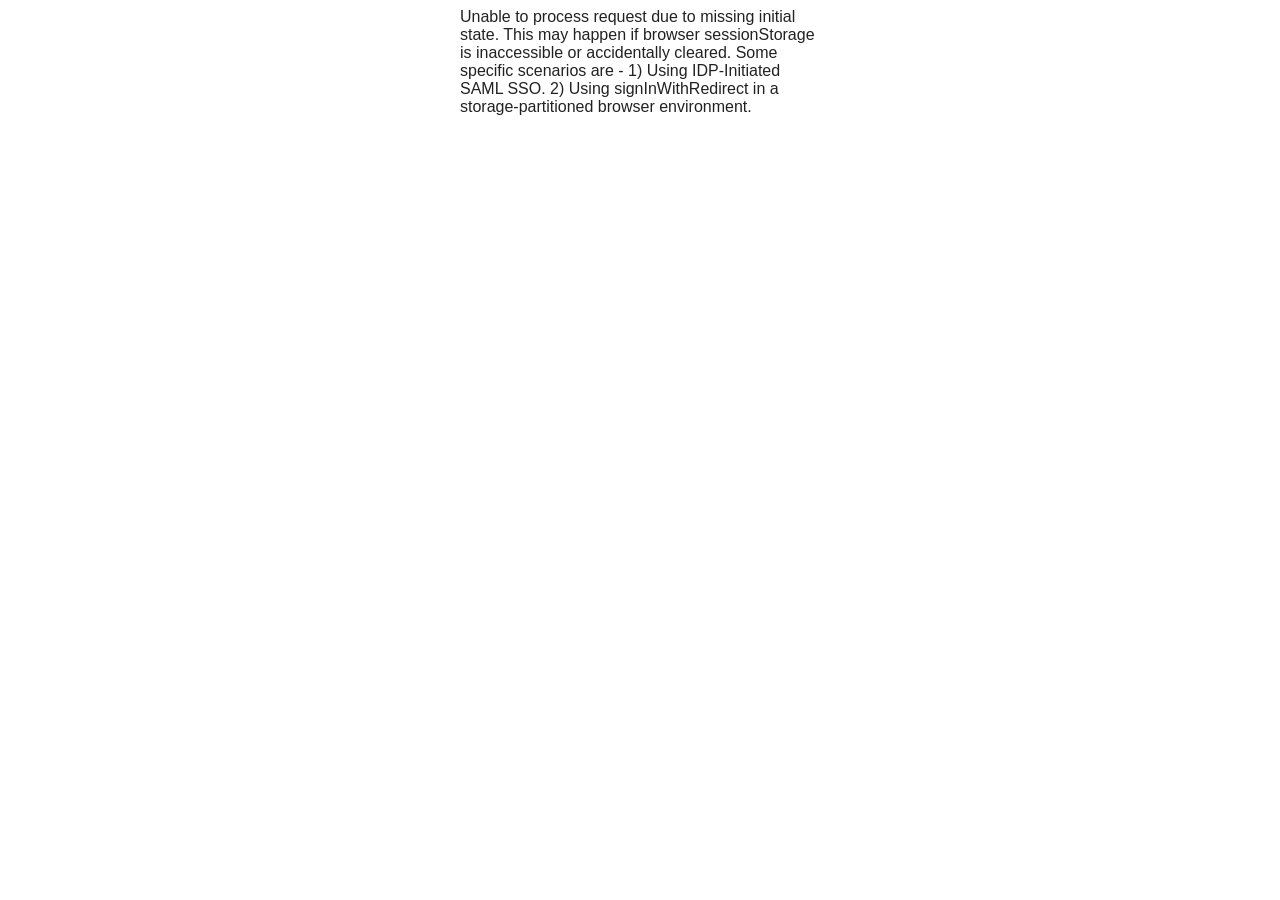
<file: __/auth/handler/index.html>
<!DOCTYPE html>
<html>
<head>
<meta name=viewport content="width=device-width, initial-scale=1">
<meta http-equiv="Content-Type" content="text/html; charset=utf-8">
<script type="text/javascript" src="experiments.js"></script>
<script type="text/javascript" src="handler.js"></script>
<script type="text/javascript" nonce="firebase-auth-helper">
var POST_BODY = '{{POST_BODY}}';
fireauth.oauthhelper.widget.initialize();
</script>
</head>
<body>
</body>
</html>
</file>
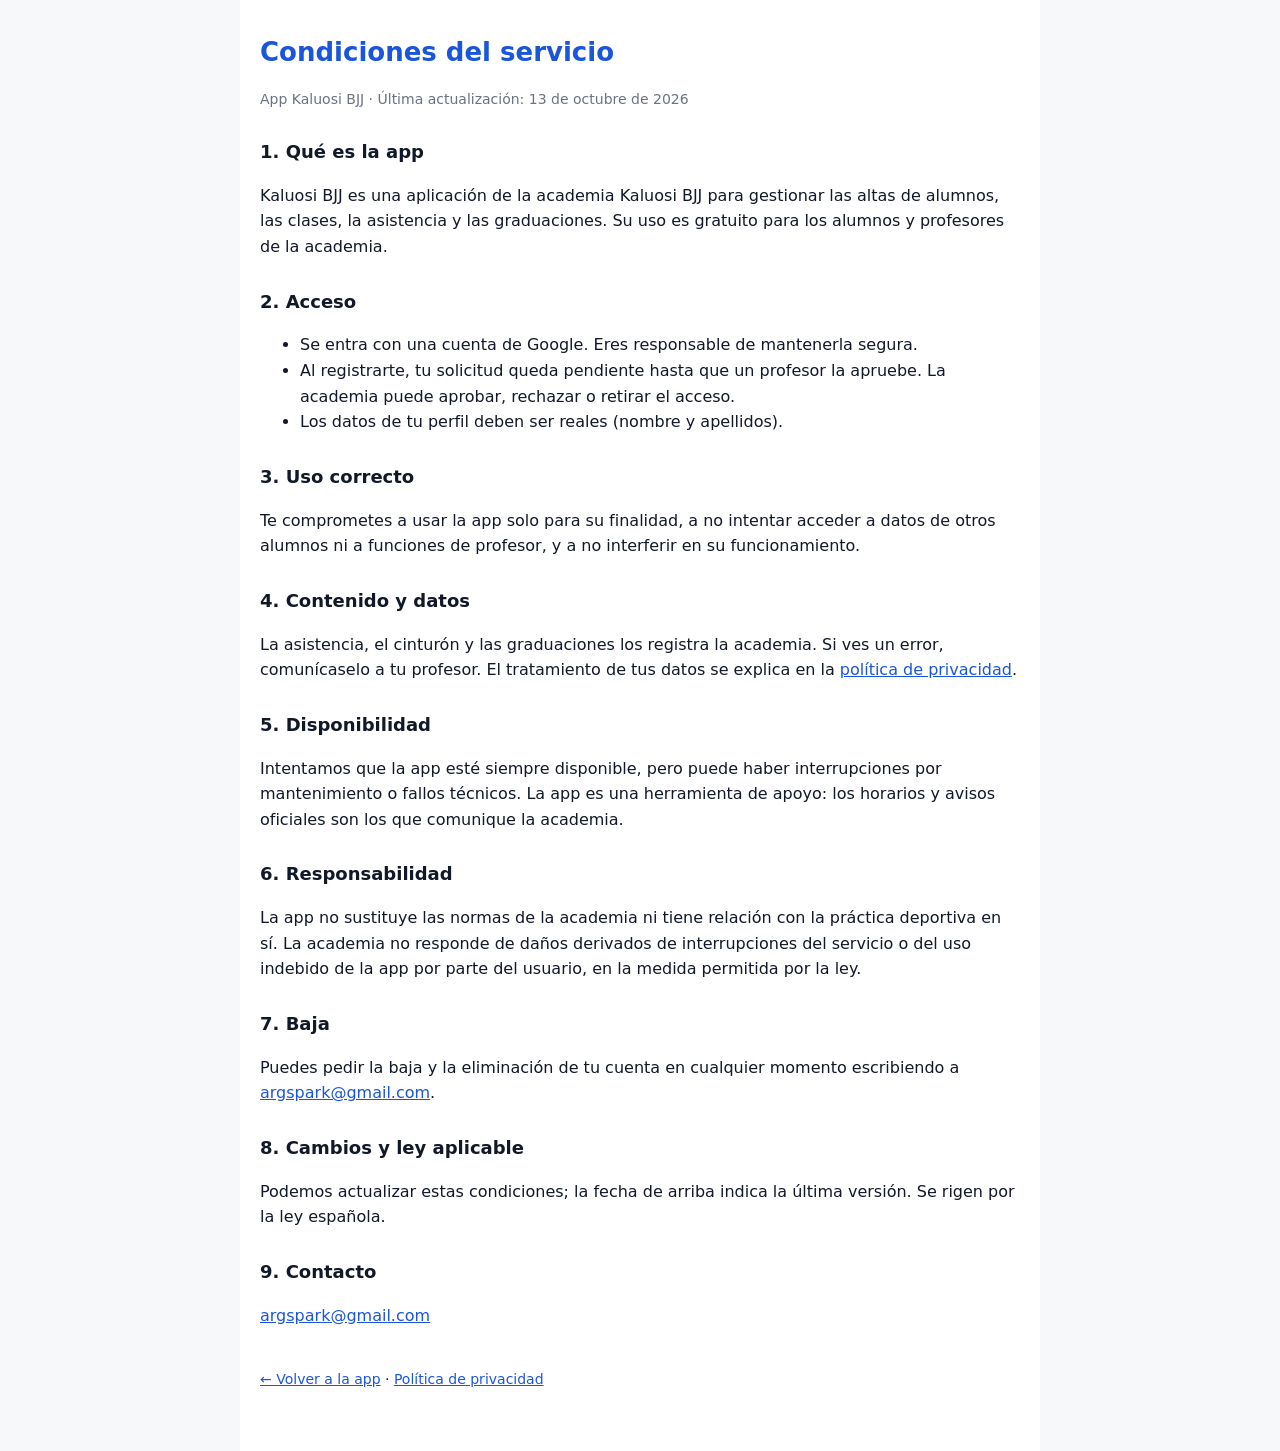
<file: condiciones.html>
<!doctype html><html lang="es"><head><meta charset="utf-8"><meta name="viewport" content="width=device-width,initial-scale=1">
<title>Condiciones del servicio · Kaluosi BJJ</title>
<style>body{font-family:system-ui,-apple-system,Segoe UI,Roboto,sans-serif;background:#F7F8FA;color:#111827;margin:0;line-height:1.6}
main{max-width:760px;margin:0 auto;padding:32px 20px 60px;background:#fff;min-height:100vh}h1{color:#1A56DB;font-size:26px;margin:0 0 4px}
h2{font-size:18px;margin:28px 0 6px}.muted{color:#6B7280;font-size:14px}a{color:#1A56DB}footer{margin-top:40px;font-size:14px}</style></head>
<body><main>
<h1>Condiciones del servicio</h1>
<p class="muted">App Kaluosi BJJ · Última actualización: 13 de octubre de 2026</p>

<h2>1. Qué es la app</h2>
<p>Kaluosi BJJ es una aplicación de la academia Kaluosi BJJ para gestionar las altas de alumnos, las clases, la asistencia y las graduaciones. Su uso es gratuito para los alumnos y profesores de la academia.</p>

<h2>2. Acceso</h2>
<ul>
<li>Se entra con una cuenta de Google. Eres responsable de mantenerla segura.</li>
<li>Al registrarte, tu solicitud queda pendiente hasta que un profesor la apruebe. La academia puede aprobar, rechazar o retirar el acceso.</li>
<li>Los datos de tu perfil deben ser reales (nombre y apellidos).</li>
</ul>

<h2>3. Uso correcto</h2>
<p>Te comprometes a usar la app solo para su finalidad, a no intentar acceder a datos de otros alumnos ni a funciones de profesor, y a no interferir en su funcionamiento.</p>

<h2>4. Contenido y datos</h2>
<p>La asistencia, el cinturón y las graduaciones los registra la academia. Si ves un error, comunícaselo a tu profesor. El tratamiento de tus datos se explica en la <a href="privacidad.html">política de privacidad</a>.</p>

<h2>5. Disponibilidad</h2>
<p>Intentamos que la app esté siempre disponible, pero puede haber interrupciones por mantenimiento o fallos técnicos. La app es una herramienta de apoyo: los horarios y avisos oficiales son los que comunique la academia.</p>

<h2>6. Responsabilidad</h2>
<p>La app no sustituye las normas de la academia ni tiene relación con la práctica deportiva en sí. La academia no responde de daños derivados de interrupciones del servicio o del uso indebido de la app por parte del usuario, en la medida permitida por la ley.</p>

<h2>7. Baja</h2>
<p>Puedes pedir la baja y la eliminación de tu cuenta en cualquier momento escribiendo a <a href="mailto:argspark@gmail.com">argspark@gmail.com</a>.</p>

<h2>8. Cambios y ley aplicable</h2>
<p>Podemos actualizar estas condiciones; la fecha de arriba indica la última versión. Se rigen por la ley española.</p>

<h2>9. Contacto</h2>
<p><a href="mailto:argspark@gmail.com">argspark@gmail.com</a></p>

<footer><a href="./">← Volver a la app</a> · <a href="privacidad.html">Política de privacidad</a></footer>
</main></body></html>
</file>
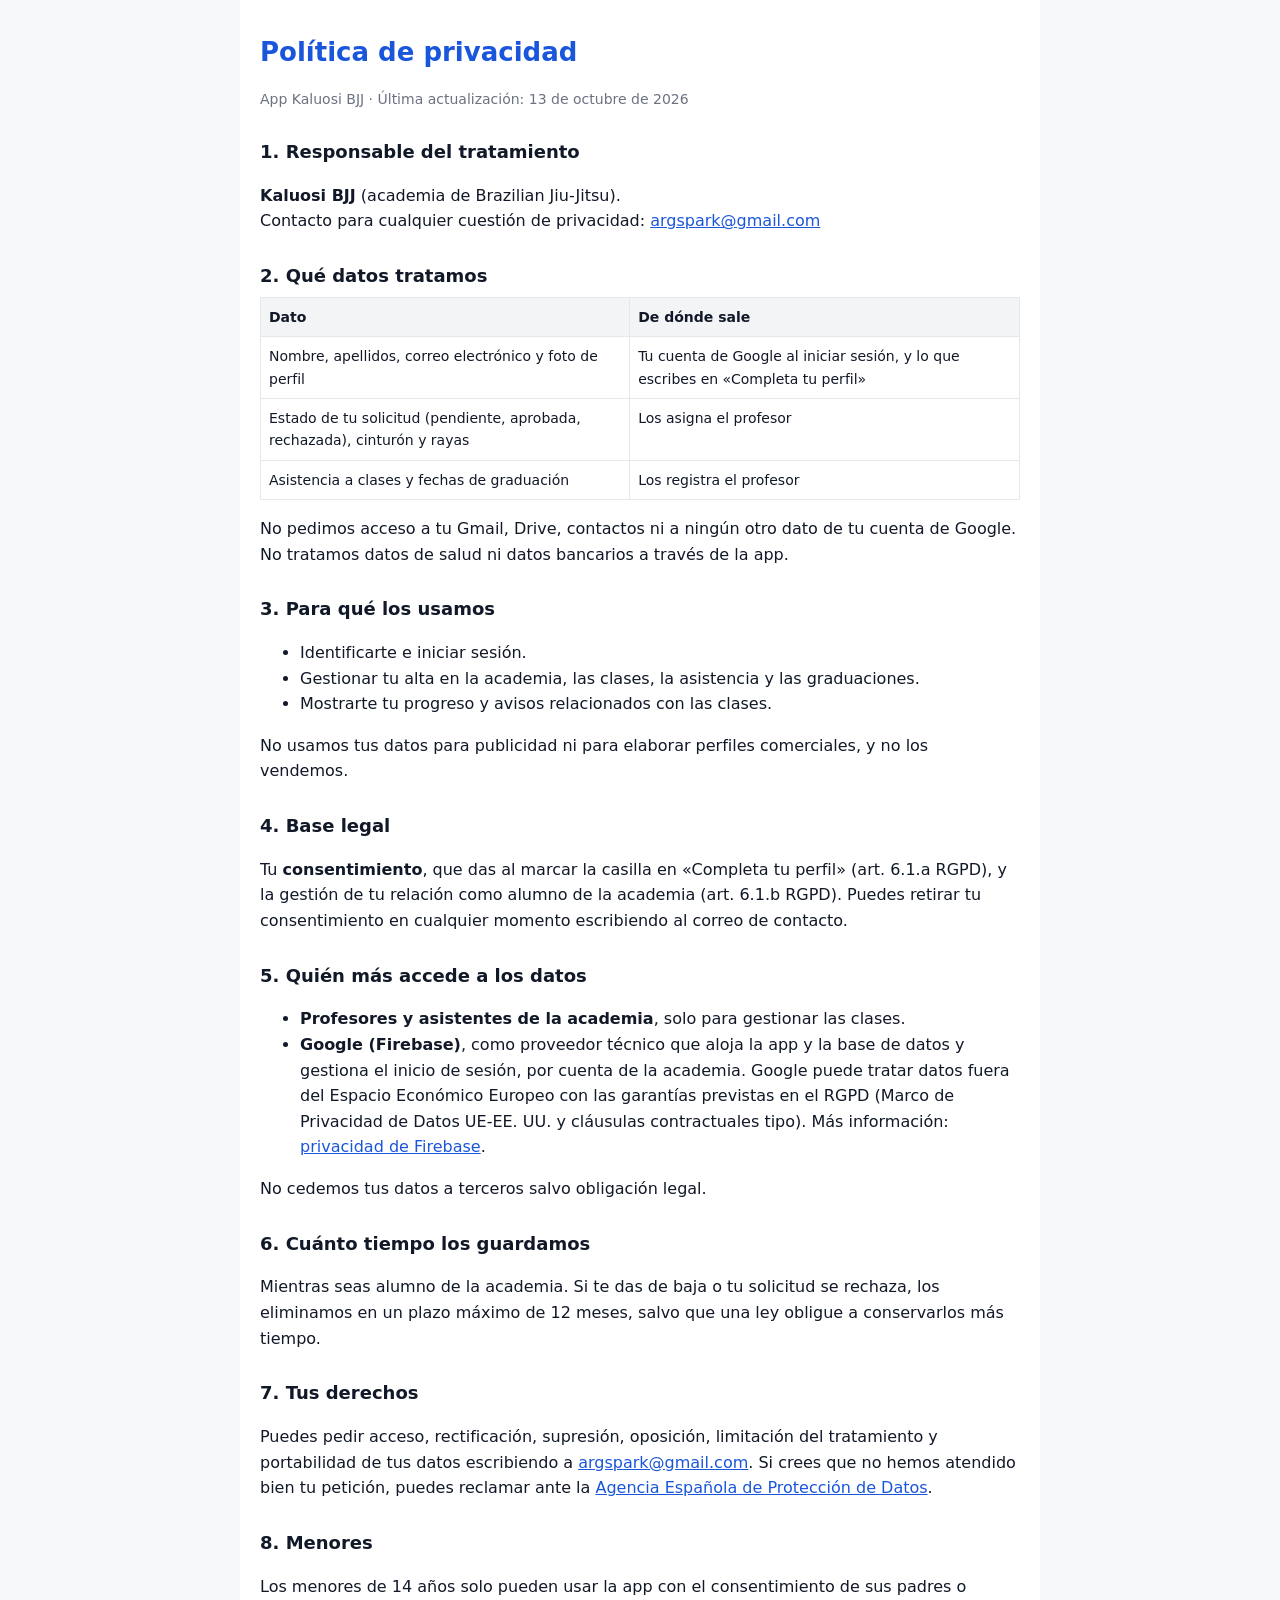
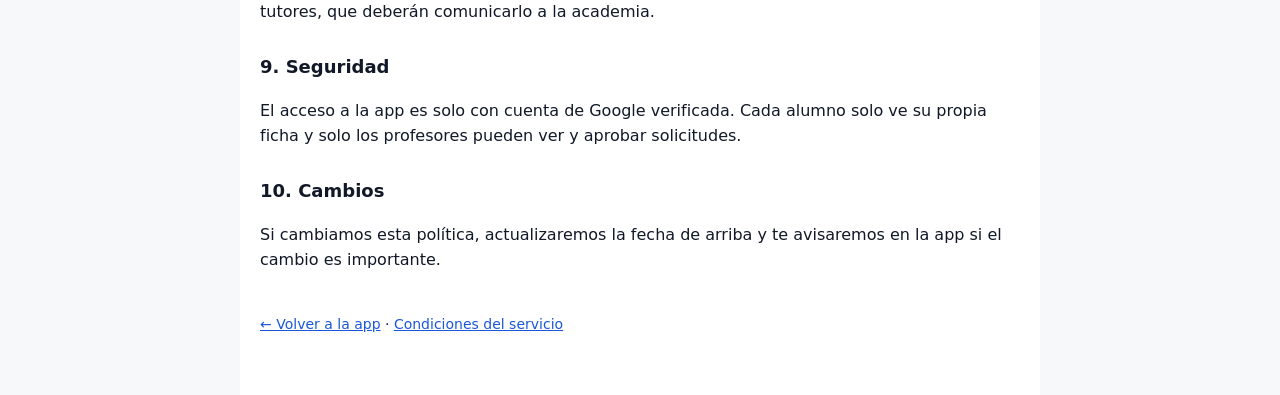
<file: privacidad.html>
<!doctype html><html lang="es"><head><meta charset="utf-8"><meta name="viewport" content="width=device-width,initial-scale=1">
<title>Política de privacidad · Kaluosi BJJ</title>
<style>body{font-family:system-ui,-apple-system,Segoe UI,Roboto,sans-serif;background:#F7F8FA;color:#111827;margin:0;line-height:1.6}
main{max-width:760px;margin:0 auto;padding:32px 20px 60px;background:#fff;min-height:100vh}h1{color:#1A56DB;font-size:26px;margin:0 0 4px}
h2{font-size:18px;margin:28px 0 6px}.muted{color:#6B7280;font-size:14px}a{color:#1A56DB}table{border-collapse:collapse;width:100%;font-size:14px}
td,th{border:1px solid #E5E7EB;padding:8px;text-align:left;vertical-align:top}th{background:#F3F4F6}footer{margin-top:40px;font-size:14px}</style></head>
<body><main>
<h1>Política de privacidad</h1>
<p class="muted">App Kaluosi BJJ · Última actualización: 13 de octubre de 2026</p>

<h2>1. Responsable del tratamiento</h2>
<p><b>Kaluosi BJJ</b> (academia de Brazilian Jiu-Jitsu).<br>Contacto para cualquier cuestión de privacidad: <a href="mailto:argspark@gmail.com">argspark@gmail.com</a></p>

<h2>2. Qué datos tratamos</h2>
<table>
<tr><th>Dato</th><th>De dónde sale</th></tr>
<tr><td>Nombre, apellidos, correo electrónico y foto de perfil</td><td>Tu cuenta de Google al iniciar sesión, y lo que escribes en «Completa tu perfil»</td></tr>
<tr><td>Estado de tu solicitud (pendiente, aprobada, rechazada), cinturón y rayas</td><td>Los asigna el profesor</td></tr>
<tr><td>Asistencia a clases y fechas de graduación</td><td>Los registra el profesor</td></tr>
</table>
<p>No pedimos acceso a tu Gmail, Drive, contactos ni a ningún otro dato de tu cuenta de Google. No tratamos datos de salud ni datos bancarios a través de la app.</p>

<h2>3. Para qué los usamos</h2>
<ul>
<li>Identificarte e iniciar sesión.</li>
<li>Gestionar tu alta en la academia, las clases, la asistencia y las graduaciones.</li>
<li>Mostrarte tu progreso y avisos relacionados con las clases.</li>
</ul>
<p>No usamos tus datos para publicidad ni para elaborar perfiles comerciales, y no los vendemos.</p>

<h2>4. Base legal</h2>
<p>Tu <b>consentimiento</b>, que das al marcar la casilla en «Completa tu perfil» (art. 6.1.a RGPD), y la gestión de tu relación como alumno de la academia (art. 6.1.b RGPD). Puedes retirar tu consentimiento en cualquier momento escribiendo al correo de contacto.</p>

<h2>5. Quién más accede a los datos</h2>
<ul>
<li><b>Profesores y asistentes de la academia</b>, solo para gestionar las clases.</li>
<li><b>Google (Firebase)</b>, como proveedor técnico que aloja la app y la base de datos y gestiona el inicio de sesión, por cuenta de la academia. Google puede tratar datos fuera del Espacio Económico Europeo con las garantías previstas en el RGPD (Marco de Privacidad de Datos UE-EE. UU. y cláusulas contractuales tipo). Más información: <a href="https://firebase.google.com/support/privacy" target="_blank" rel="noopener">privacidad de Firebase</a>.</li>
</ul>
<p>No cedemos tus datos a terceros salvo obligación legal.</p>

<h2>6. Cuánto tiempo los guardamos</h2>
<p>Mientras seas alumno de la academia. Si te das de baja o tu solicitud se rechaza, los eliminamos en un plazo máximo de 12 meses, salvo que una ley obligue a conservarlos más tiempo.</p>

<h2>7. Tus derechos</h2>
<p>Puedes pedir acceso, rectificación, supresión, oposición, limitación del tratamiento y portabilidad de tus datos escribiendo a <a href="mailto:argspark@gmail.com">argspark@gmail.com</a>. Si crees que no hemos atendido bien tu petición, puedes reclamar ante la <a href="https://www.aepd.es" target="_blank" rel="noopener">Agencia Española de Protección de Datos</a>.</p>

<h2>8. Menores</h2>
<p>Los menores de 14 años solo pueden usar la app con el consentimiento de sus padres o tutores, que deberán comunicarlo a la academia.</p>

<h2>9. Seguridad</h2>
<p>El acceso a la app es solo con cuenta de Google verificada. Cada alumno solo ve su propia ficha y solo los profesores pueden ver y aprobar solicitudes.</p>

<h2>10. Cambios</h2>
<p>Si cambiamos esta política, actualizaremos la fecha de arriba y te avisaremos en la app si el cambio es importante.</p>

<footer><a href="./">← Volver a la app</a> · <a href="condiciones.html">Condiciones del servicio</a></footer>
</main></body></html>
</file>
